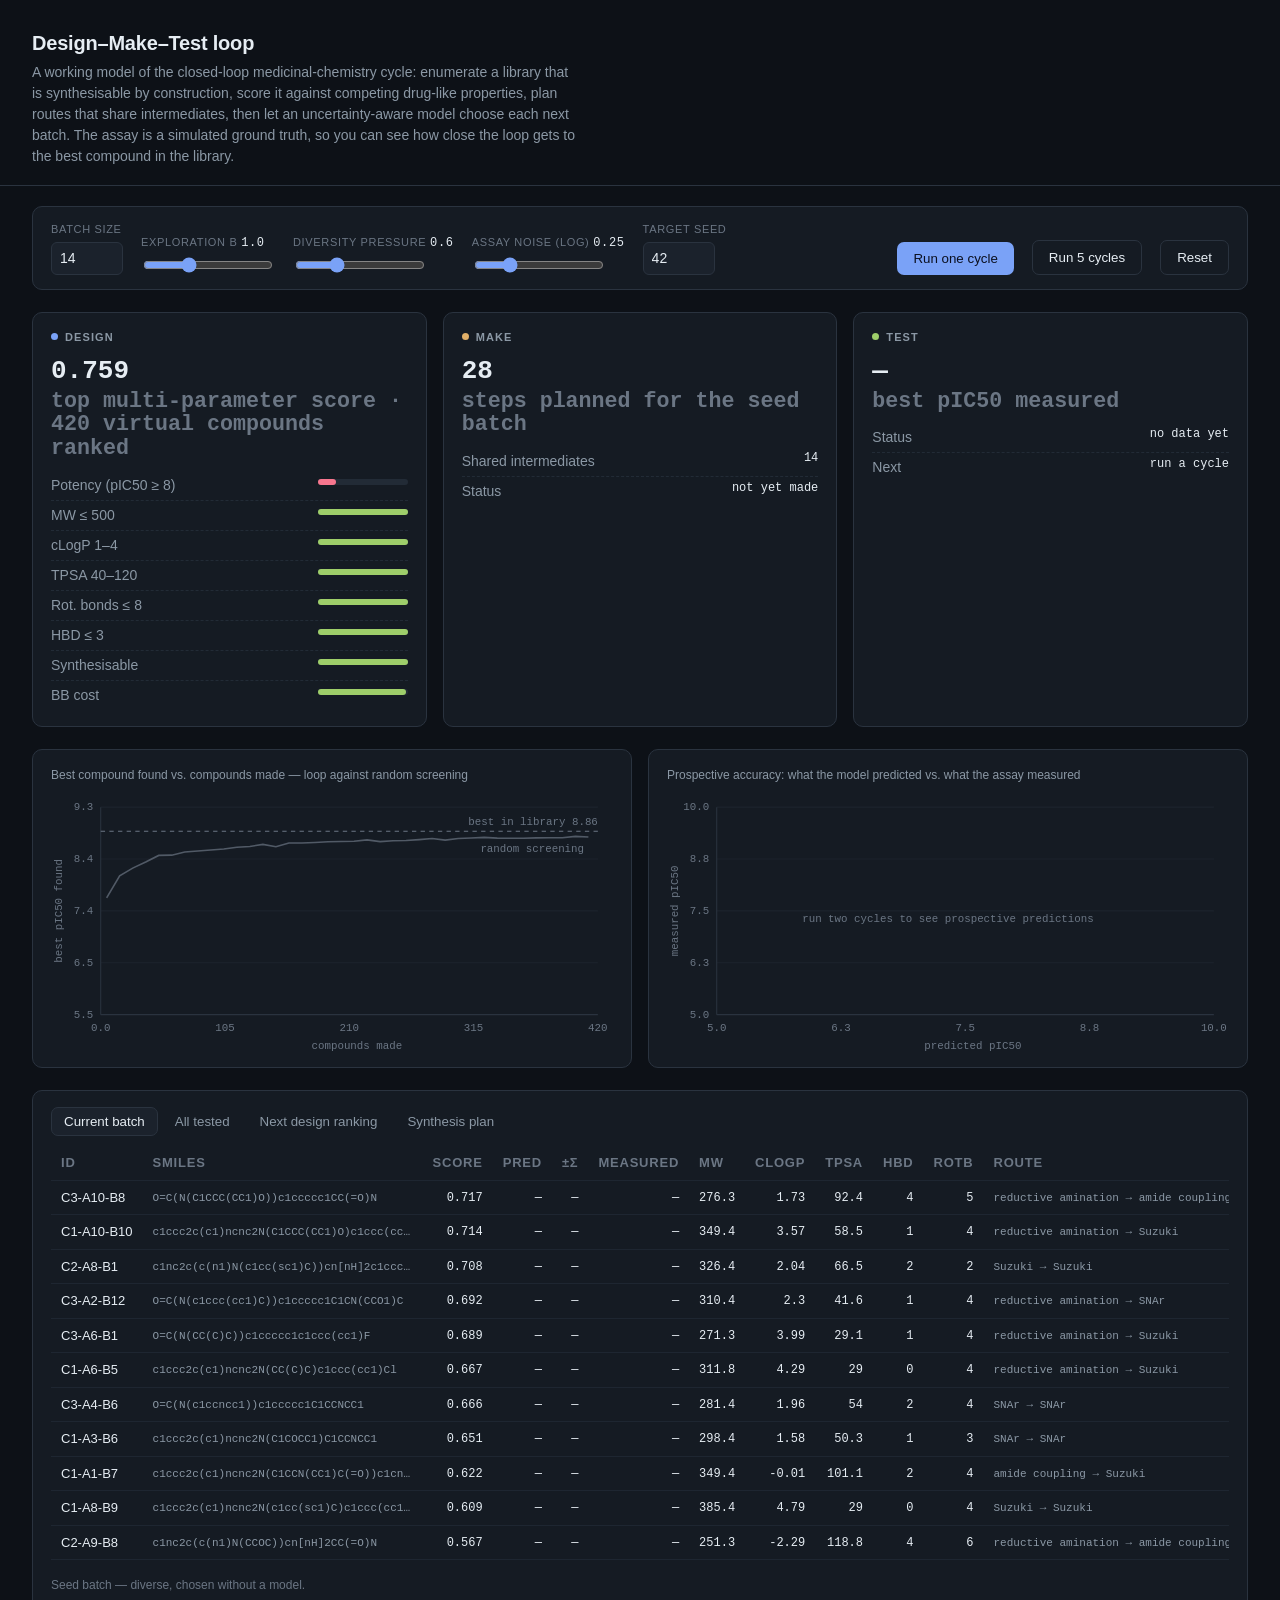
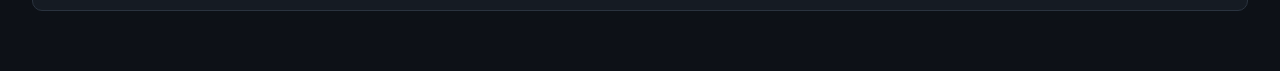
<file: prototype/index.html>
<!DOCTYPE html>
<html lang="en">
<head>
<meta charset="utf-8">
<meta name="viewport" content="width=device-width, initial-scale=1">
<title>Design–Make–Test loop</title>
<style>
  :root {
    --bg: #0d1117; --panel: #151b23; --panel2: #1b222c; --line: #2a333f;
    --ink: #e6edf3; --dim: #8b98a5; --faint: #6b7684;
    --design: #7aa2f7; --make: #e0af68; --test: #9ece6a; --hot: #f7768e;
    --mono: ui-monospace, SFMono-Regular, Menlo, monospace;
  }
  * { box-sizing: border-box; }
  body {
    margin: 0; background: var(--bg); color: var(--ink);
    font: 14px/1.5 -apple-system, BlinkMacSystemFont, "Segoe UI", sans-serif;
  }
  header { padding: 28px 32px 18px; border-bottom: 1px solid var(--line); }
  h1 { margin: 0 0 4px; font-size: 20px; font-weight: 600; letter-spacing: -0.2px; }
  header p { margin: 0; color: var(--dim); max-width: 70ch; }
  main { padding: 20px 32px 60px; max-width: 1400px; }

  .controls {
    display: flex; flex-wrap: wrap; gap: 18px; align-items: flex-end;
    background: var(--panel); border: 1px solid var(--line); border-radius: 10px;
    padding: 14px 18px; margin-bottom: 22px;
  }
  .ctl { display: flex; flex-direction: column; gap: 4px; }
  .ctl label { font-size: 11px; text-transform: uppercase; letter-spacing: .06em; color: var(--faint); }
  .ctl input[type=range] { width: 130px; accent-color: var(--design); }
  .ctl input[type=number] { width: 72px; }
  input[type=number] {
    background: var(--panel2); border: 1px solid var(--line); color: var(--ink);
    border-radius: 6px; padding: 5px 8px; font: inherit;
  }
  .val { font: 12px var(--mono); color: var(--ink); }
  .spacer { flex: 1; }
  button {
    background: var(--design); color: #0b1020; border: 0; border-radius: 7px;
    padding: 9px 16px; font: 600 13px inherit; cursor: pointer;
  }
  button.ghost { background: transparent; color: var(--ink); border: 1px solid var(--line); }
  button:disabled { opacity: .45; cursor: default; }

  .stages { display: grid; grid-template-columns: repeat(3, 1fr); gap: 16px; margin-bottom: 22px; }
  .card { background: var(--panel); border: 1px solid var(--line); border-radius: 10px; padding: 16px 18px; }
  .card h2 {
    margin: 0 0 12px; font-size: 11px; text-transform: uppercase; letter-spacing: .1em;
    display: flex; align-items: center; gap: 7px; color: var(--dim);
  }
  .dot { width: 7px; height: 7px; border-radius: 50%; }
  .d-design { background: var(--design); } .d-make { background: var(--make); } .d-test { background: var(--test); }
  .kv { display: flex; justify-content: space-between; gap: 12px; padding: 4px 0; border-bottom: 1px dashed #222b36; }
  .kv:last-child { border: 0; }
  .kv span:first-child { color: var(--dim); }
  .kv span:last-child { font: 12px var(--mono); }
  .big { font: 600 26px/1.1 var(--mono); margin: 2px 0 10px; }
  .big small { font: 400 12px/1 inherit; color: var(--faint); display: block; margin-top: 4px; letter-spacing: 0; }

  .charts { display: grid; grid-template-columns: 1fr 1fr; gap: 16px; margin-bottom: 22px; }
  .chart-title { font-size: 12px; color: var(--dim); margin-bottom: 8px; }
  svg { display: block; width: 100%; height: auto; overflow: visible; }
  .ax { stroke: var(--line); stroke-width: 1; }
  .axlbl { fill: var(--faint); font: 10px var(--mono); }

  table { width: 100%; border-collapse: collapse; font-size: 13px; }
  th, td { text-align: left; padding: 7px 10px; border-bottom: 1px solid #1e2631; white-space: nowrap; }
  th { font: 600 11px inherit; text-transform: uppercase; letter-spacing: .06em; color: var(--faint); }
  td.n { font: 12px var(--mono); text-align: right; }
  tr.hit td { color: var(--test); }
  .smiles { font: 11px var(--mono); color: var(--dim); max-width: 280px; overflow: hidden; text-overflow: ellipsis; }
  .pill {
    display: inline-block; font: 11px var(--mono); padding: 1px 7px; border-radius: 10px;
    background: #1f2733; color: var(--dim);
  }
  .bar { display: inline-block; vertical-align: middle; height: 6px; border-radius: 3px; background: #222b36; position: relative; width: 90px; }
  .bar i { position: absolute; inset: 0 auto 0 0; border-radius: 3px; background: var(--design); }
  .tabs { display: flex; gap: 4px; margin-bottom: 10px; }
  .tabs button { background: transparent; color: var(--dim); border: 1px solid transparent; font-weight: 500; padding: 6px 12px; }
  .tabs button[aria-selected=true] { background: var(--panel2); color: var(--ink); border-color: var(--line); }
  .scroll { max-height: 420px; overflow: auto; }
  .route { font: 11px var(--mono); color: var(--dim); }
  .note { color: var(--faint); font-size: 12px; margin-top: 10px; }
</style>
</head>
<body>
<header>
  <h1>Design–Make–Test loop</h1>
  <p>A working model of the closed-loop medicinal-chemistry cycle: enumerate a library that is
     synthesisable by construction, score it against competing drug-like properties, plan routes that
     share intermediates, then let an uncertainty-aware model choose each next batch. The assay is a
     simulated ground truth, so you can see how close the loop gets to the best compound in the library.</p>
</header>

<main>
  <div class="controls">
    <div class="ctl">
      <label for="batch">Batch size</label>
      <input type="number" id="batch" value="14" min="4" max="48" step="1">
    </div>
    <div class="ctl">
      <label for="beta">Exploration β <span class="val" id="betaV">1.0</span></label>
      <input type="range" id="beta" min="0" max="3" step="0.1" value="1">
    </div>
    <div class="ctl">
      <label for="div">Diversity pressure <span class="val" id="divV">0.6</span></label>
      <input type="range" id="div" min="0" max="2" step="0.1" value="0.6">
    </div>
    <div class="ctl">
      <label for="noise">Assay noise (log) <span class="val" id="noiseV">0.25</span></label>
      <input type="range" id="noise" min="0" max="1" step="0.05" value="0.25">
    </div>
    <div class="ctl">
      <label for="seed">Target seed</label>
      <input type="number" id="seed" value="42" min="1" max="999">
    </div>
    <div class="spacer"></div>
    <button id="run">Run one cycle</button>
    <button id="run5" class="ghost">Run 5 cycles</button>
    <button id="reset" class="ghost">Reset</button>
  </div>

  <div class="stages">
    <div class="card">
      <h2><i class="dot d-design"></i>Design</h2>
      <div class="big" id="dBig">—<small>top multi-parameter score</small></div>
      <div id="dObj"></div>
    </div>
    <div class="card">
      <h2><i class="dot d-make"></i>Make</h2>
      <div class="big" id="mBig">—<small>synthetic steps this batch</small></div>
      <div id="mBody"></div>
    </div>
    <div class="card">
      <h2><i class="dot d-test"></i>Test</h2>
      <div class="big" id="tBig">—<small>best pIC50 measured</small></div>
      <div id="tBody"></div>
    </div>
  </div>

  <div class="charts">
    <div class="card">
      <div class="chart-title">Best compound found vs. compounds made &mdash; loop against random screening</div>
      <svg id="progress" viewBox="0 0 520 240"></svg>
    </div>
    <div class="card">
      <div class="chart-title">Prospective accuracy: what the model predicted vs. what the assay measured</div>
      <svg id="parity" viewBox="0 0 520 240"></svg>
    </div>
  </div>

  <div class="card">
    <div class="tabs" id="tabs">
      <button data-tab="batch" aria-selected="true">Current batch</button>
      <button data-tab="tested" aria-selected="false">All tested</button>
      <button data-tab="next" aria-selected="false">Next design ranking</button>
      <button data-tab="routes" aria-selected="false">Synthesis plan</button>
    </div>
    <div class="scroll" id="tableWrap"></div>
    <div class="note" id="note"></div>
  </div>
</main>

<script type="module" src="./app.js"></script>
</body>
</html>
</file>
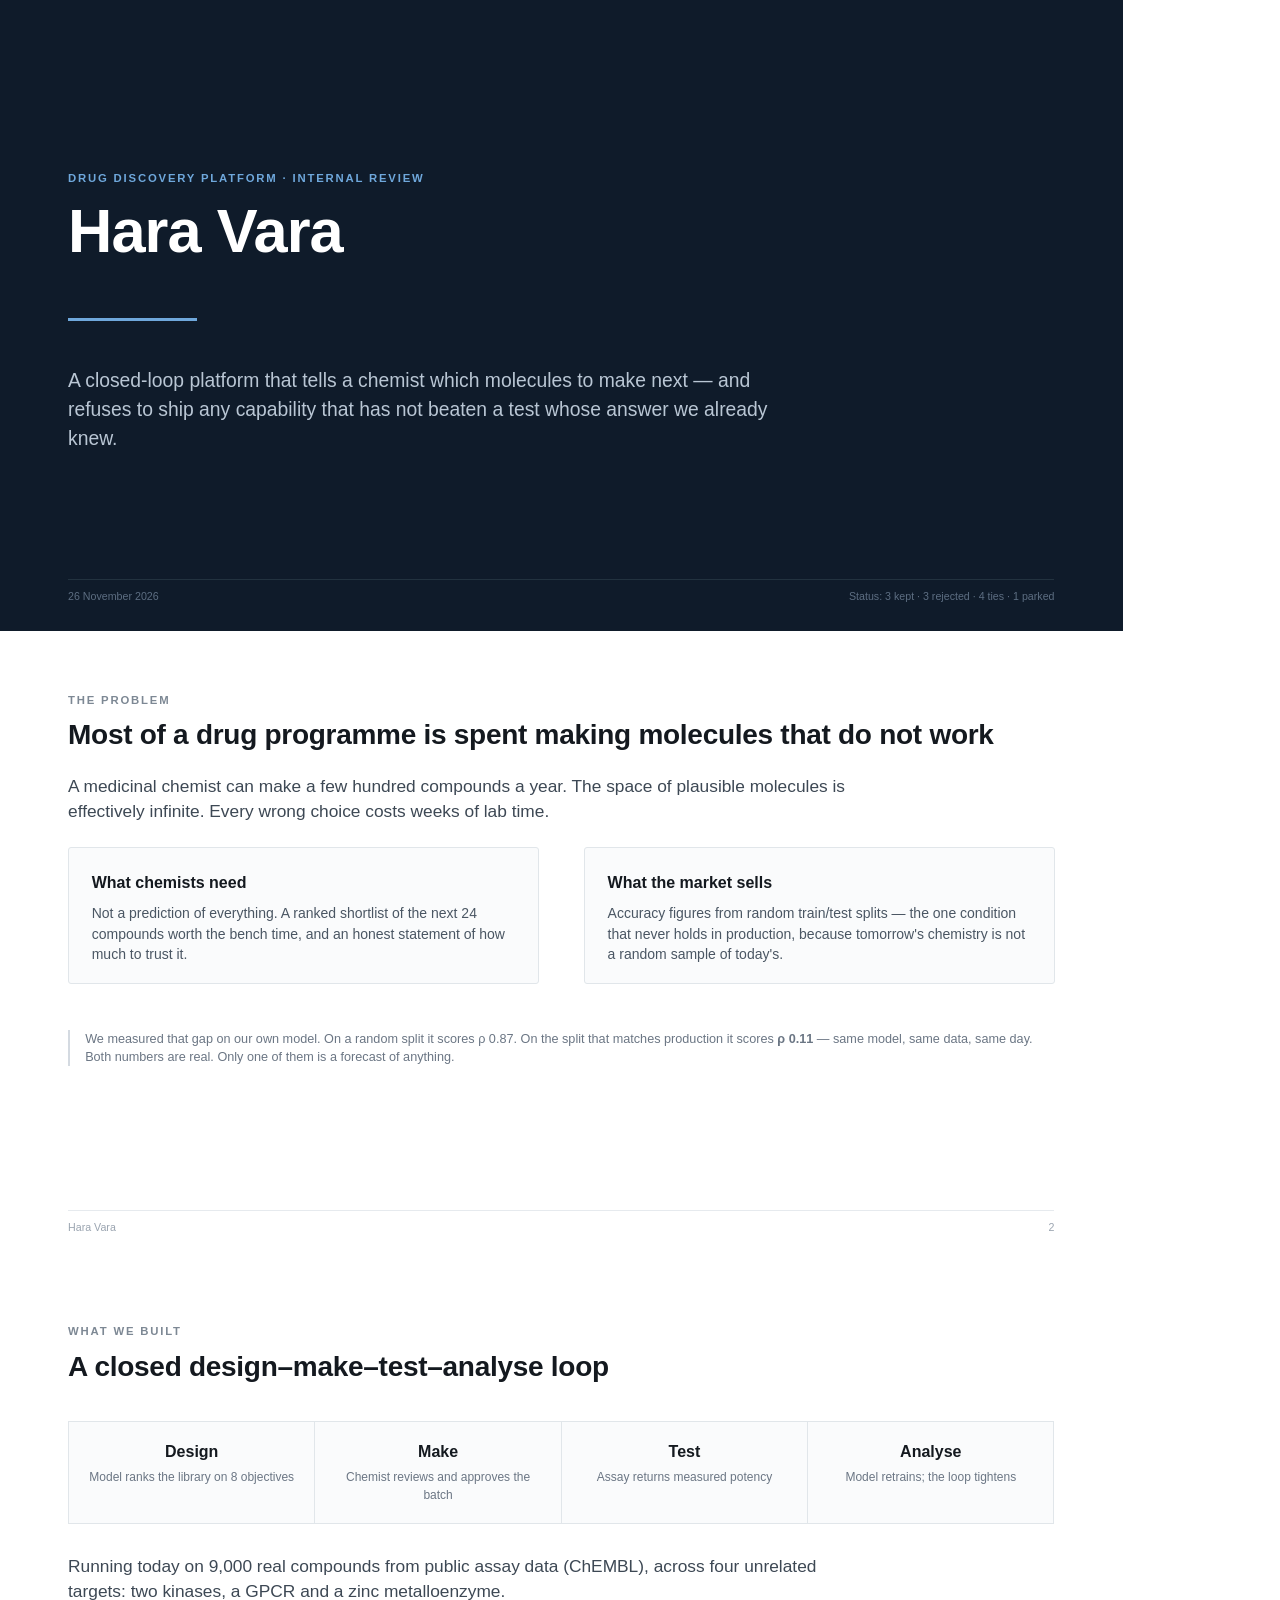
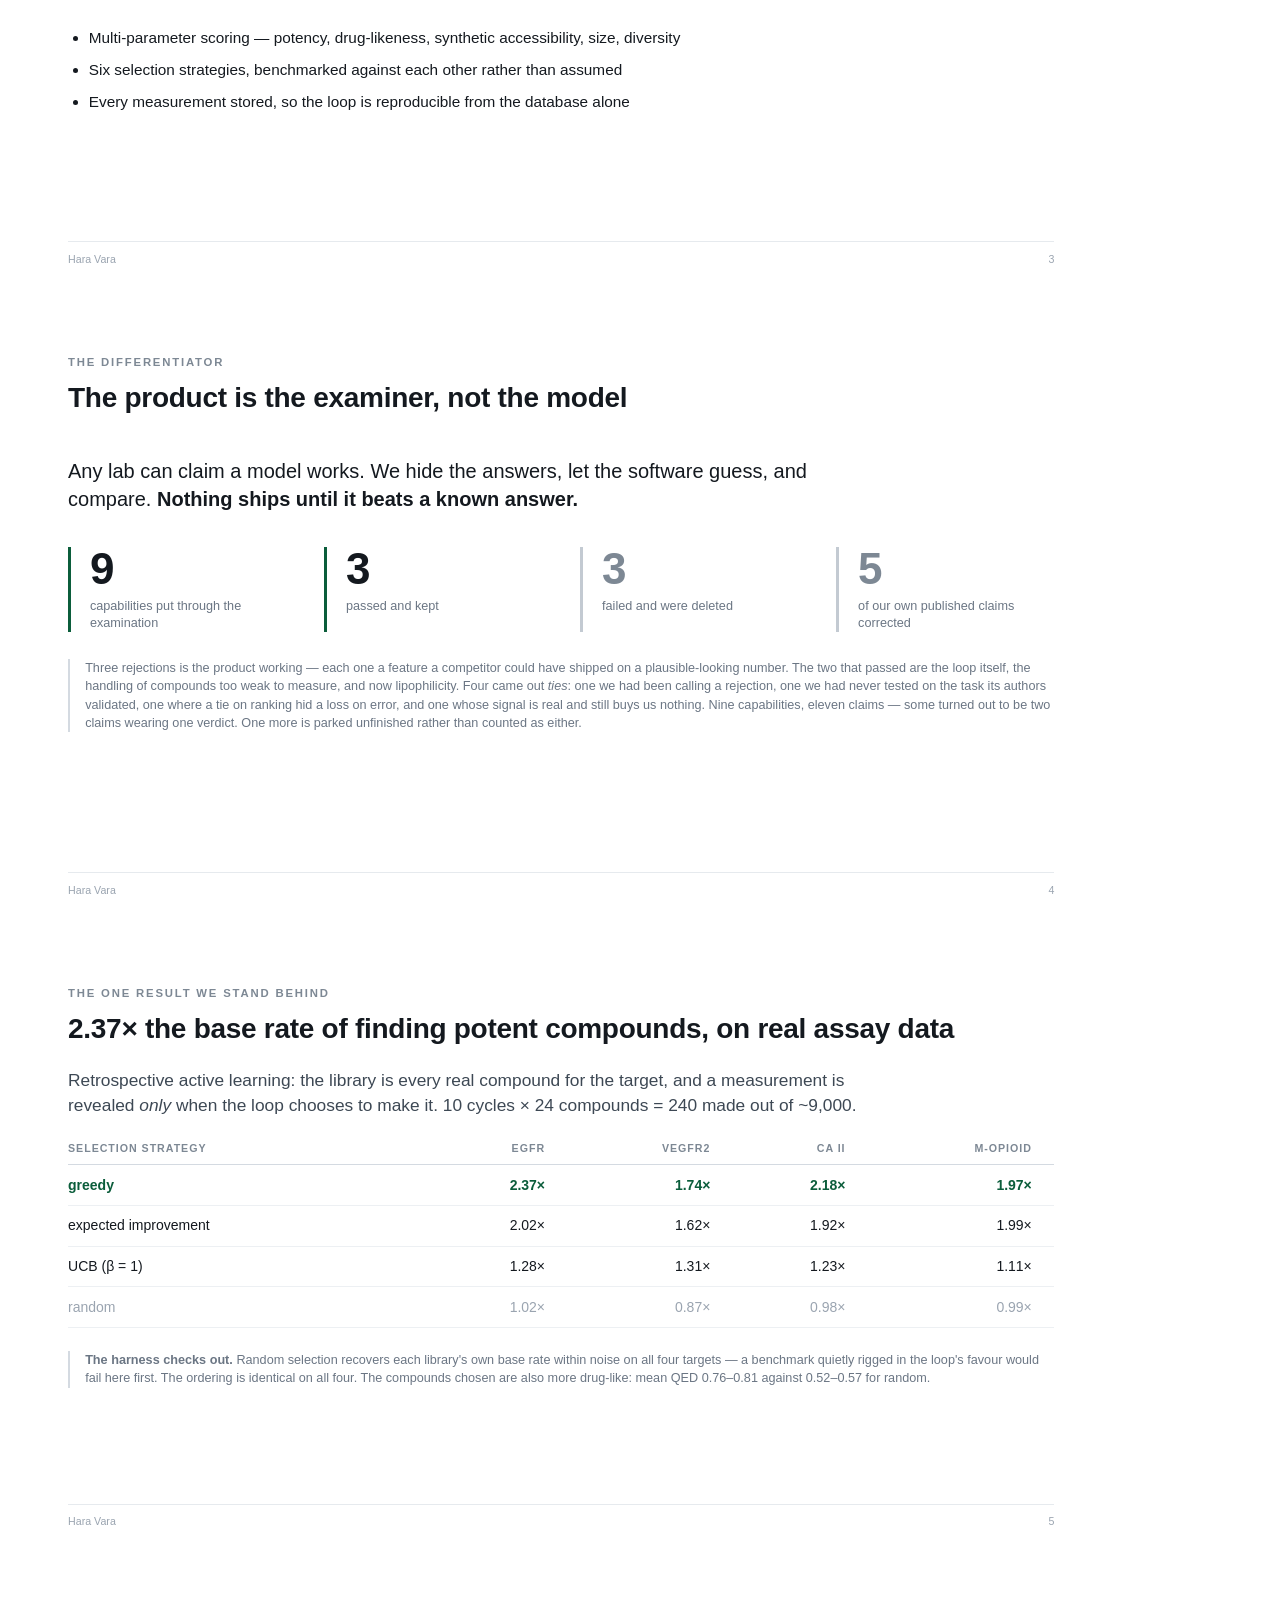
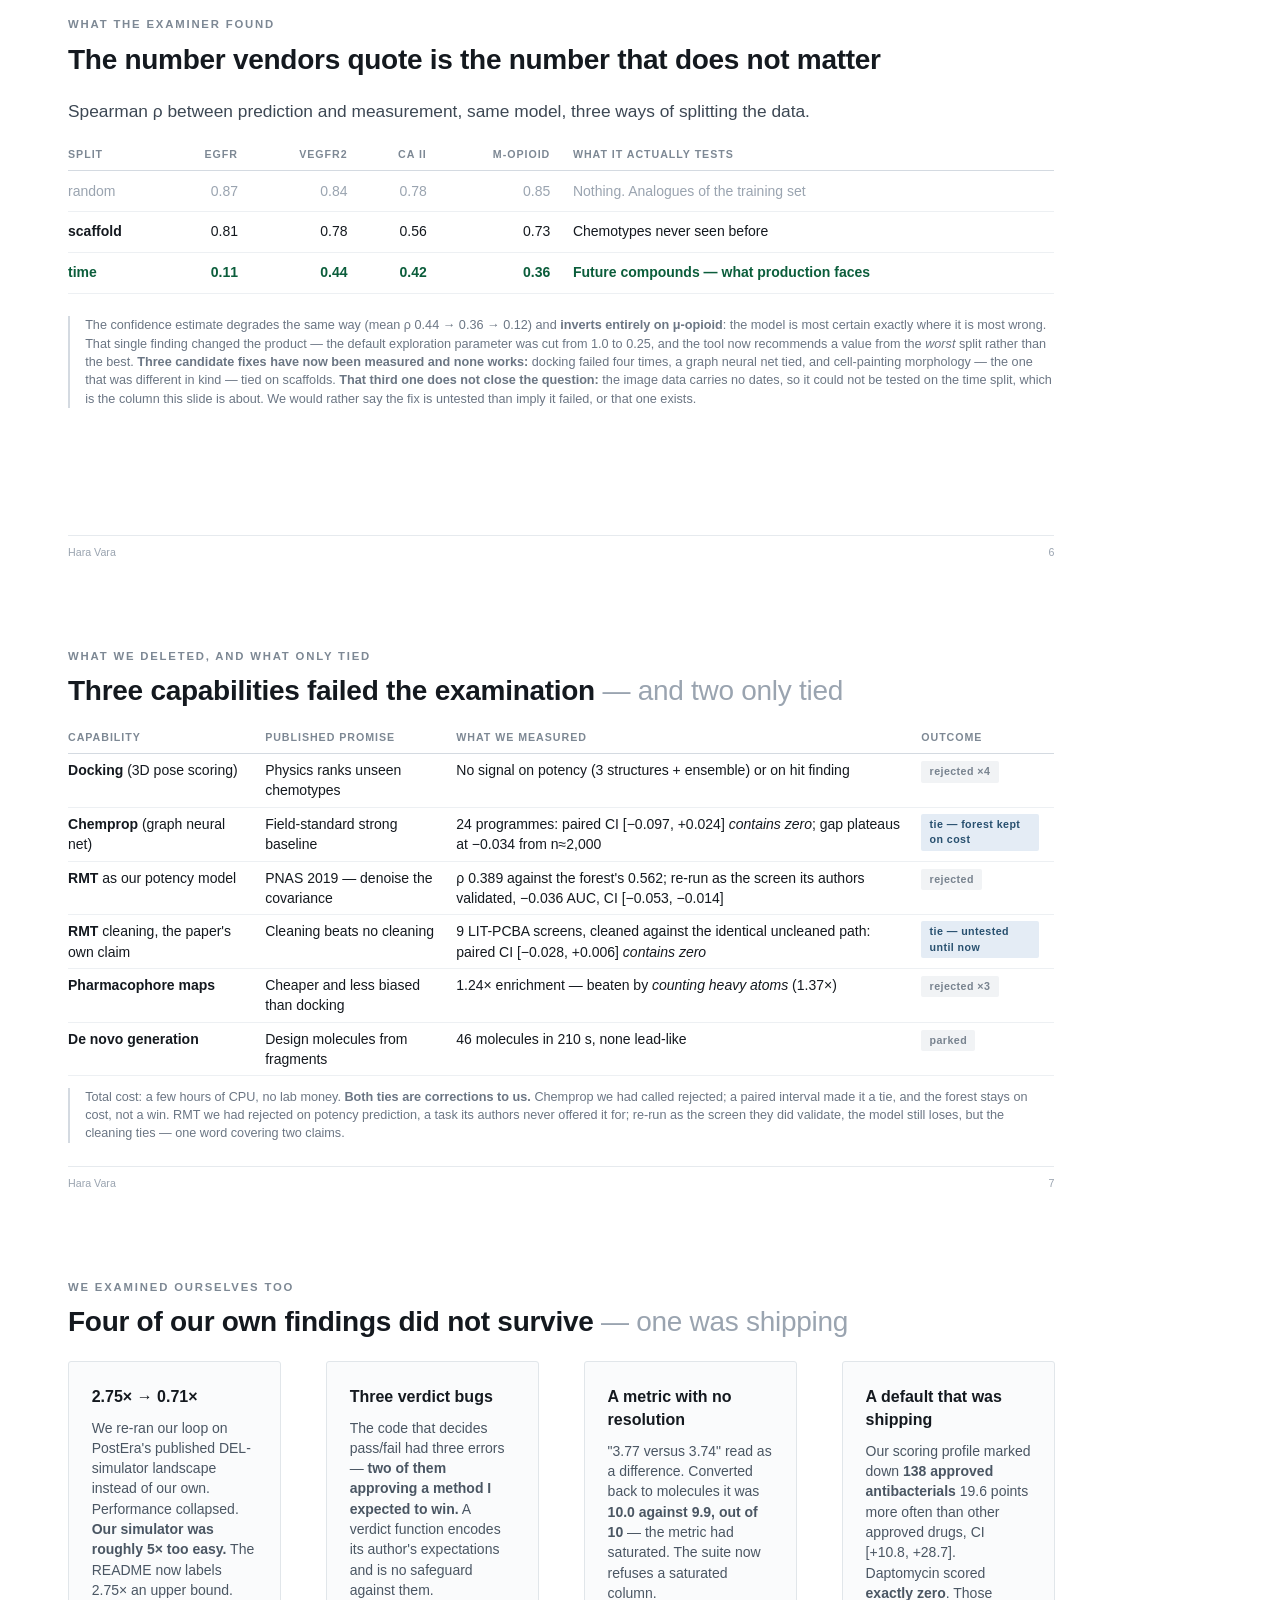
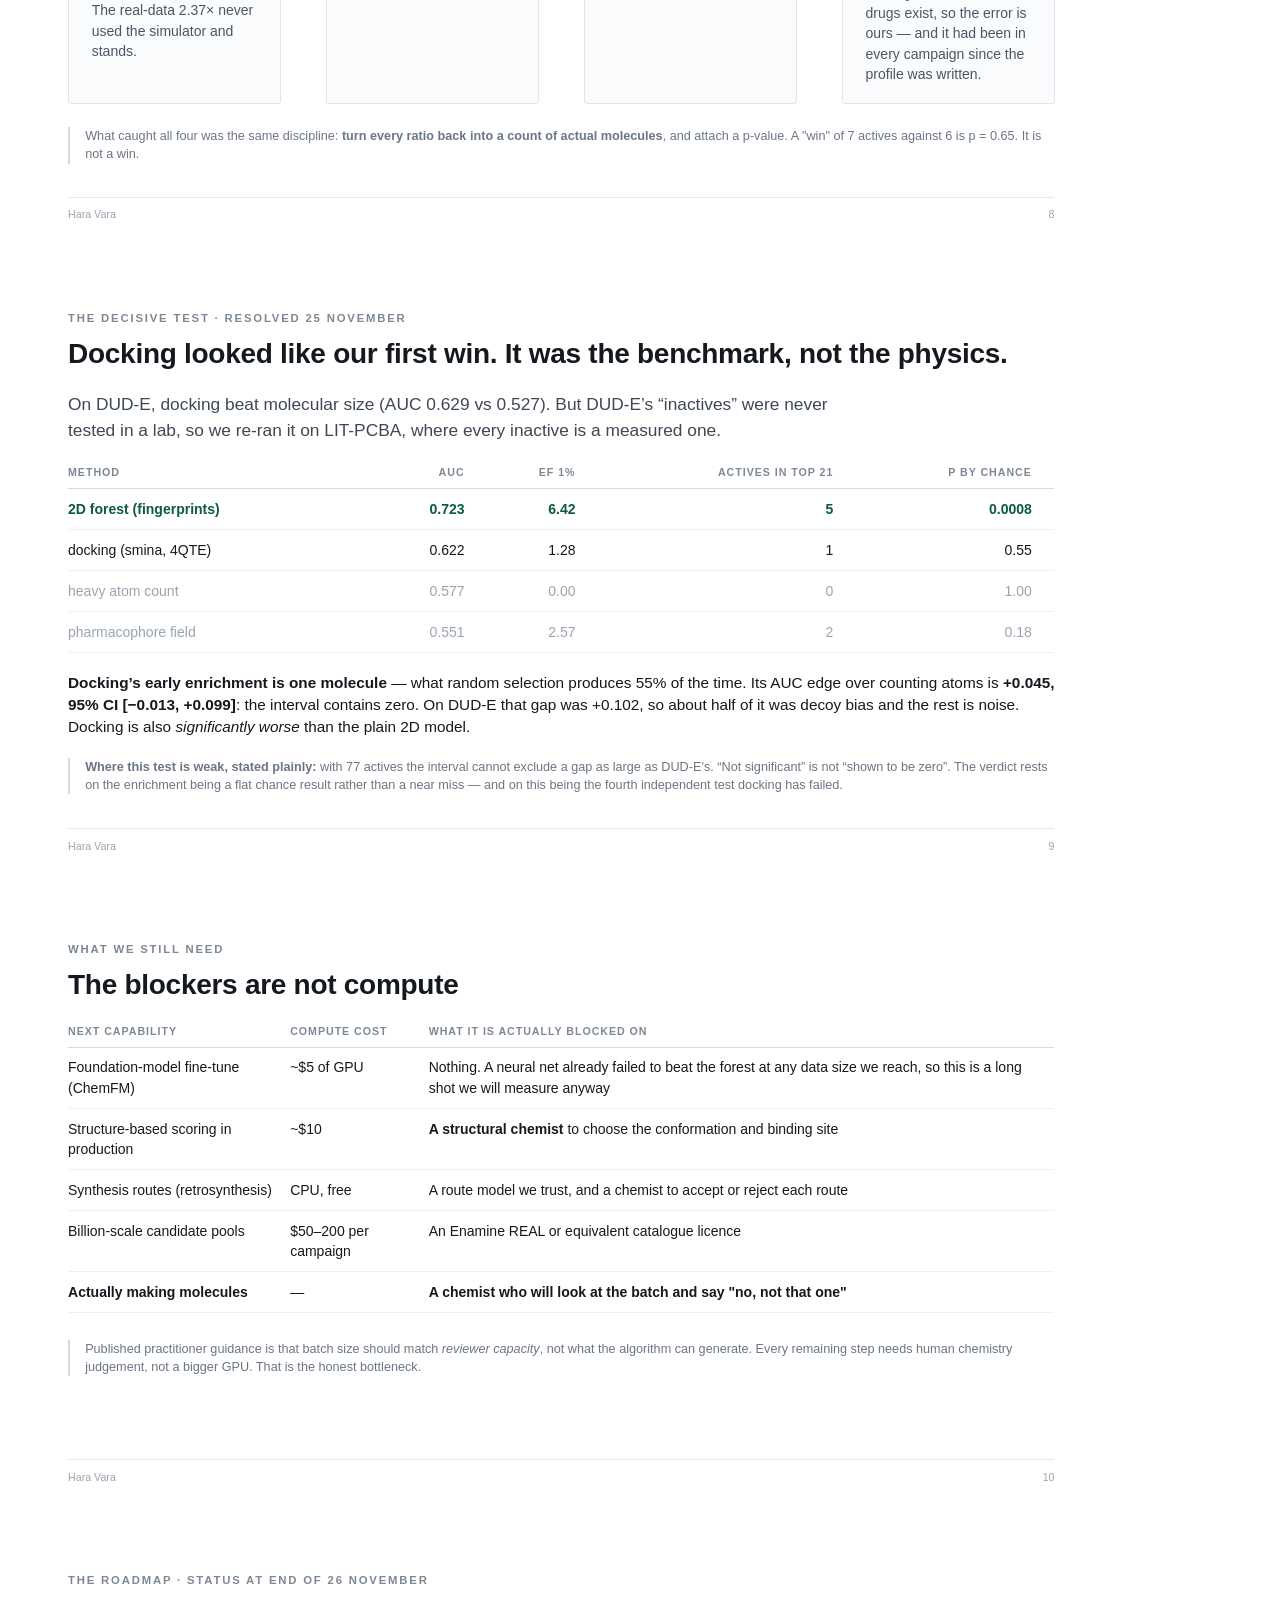
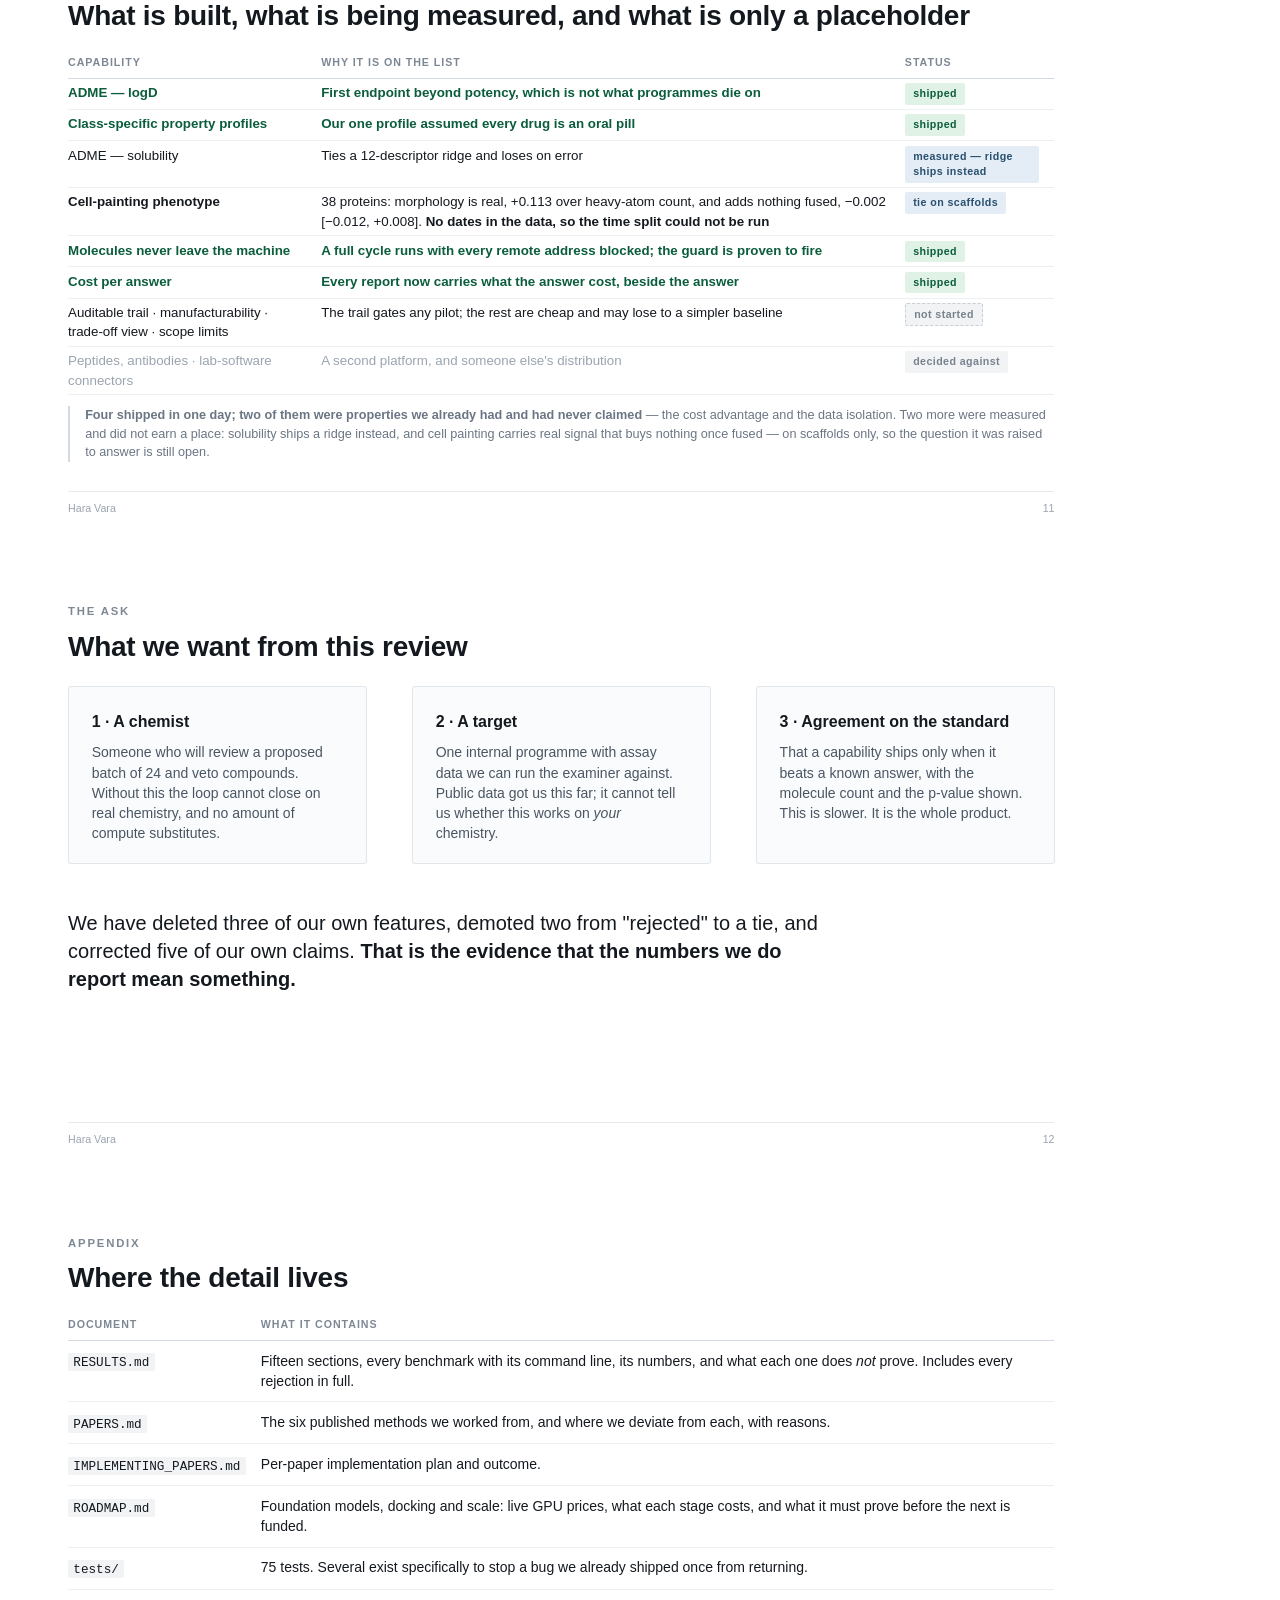
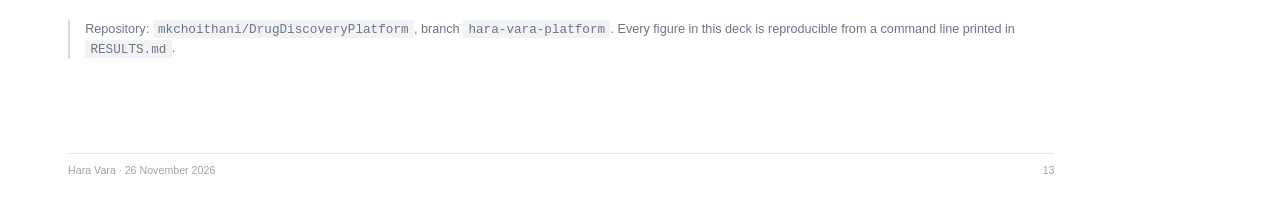
<file: deck/pitch.html>
<!DOCTYPE html>
<html lang="en"><head><meta charset="utf-8">
<title>Hara Vara — the examined platform</title>
<style>
  @page { size: 297mm 167mm; margin: 0; }
  * { box-sizing: border-box; -webkit-print-color-adjust: exact; print-color-adjust: exact; }
  html, body { margin:0; padding:0; background:#fff; }
  body { font-family: "Helvetica Neue", Helvetica, Arial, sans-serif;
         color:#14191f; font-size:11.5pt; line-height:1.45; }

  .slide { width:297mm; height:167mm; padding:16mm 18mm 13mm 18mm;
           page-break-after:always; position:relative; overflow:hidden;
           display:flex; flex-direction:column; }
  .slide:last-child { page-break-after:auto; }

  .kicker { font-size:8.5pt; letter-spacing:.16em; text-transform:uppercase;
            color:#7d8894; font-weight:700; margin:0 0 3mm 0; }
  h1 { font-size:30pt; line-height:1.1; margin:0 0 5mm 0; font-weight:700; letter-spacing:-.015em; }
  h2 { font-size:21pt; line-height:1.15; margin:0 0 6mm 0; font-weight:700; letter-spacing:-.01em; }
  h2 .q { color:#9aa4b0; font-weight:400; }
  .lede { font-size:13pt; color:#3d4854; max-width:210mm; margin:0 0 6mm 0; }
  .body { flex:1; min-height:0; }
  .foot { position:absolute; left:18mm; right:18mm; bottom:7mm;
          display:flex; justify-content:space-between;
          font-size:8pt; color:#9aa4b0; border-top:1px solid #e6eaee; padding-top:2.5mm; }

  /* cover */
  .cover { background:#0f1b2a; color:#fff; justify-content:center; }
  .cover h1 { font-size:46pt; margin-bottom:6mm; }
  .cover .kicker { color:#6fa8dc; }
  .cover .sub { font-size:14.5pt; color:#b9c6d4; max-width:190mm; line-height:1.5; }
  .cover .rule { width:34mm; height:3px; background:#6fa8dc; margin:8mm 0 7mm 0; }
  .cover .foot { color:#5d6e82; border-top-color:#22323f; }

  table { width:100%; border-collapse:collapse; font-size:10.5pt; }
  th { text-align:left; font-size:8pt; letter-spacing:.09em; text-transform:uppercase;
       color:#7d8894; font-weight:700; padding:0 4mm 2mm 0; border-bottom:1.5px solid #d4dae1; }
  td { padding:2.6mm 4mm 2.6mm 0; border-bottom:1px solid #edf0f3; vertical-align:top; }
  td.num, th.num { text-align:right; font-variant-numeric:tabular-nums; padding-right:6mm; }
  table.dense td { padding-top:1.6mm; padding-bottom:1.6mm; }
  table.tight td { padding-top:1.15mm; padding-bottom:1.15mm; font-size:10pt; }
  tr.hero td { font-weight:700; color:#0b5d3b; }
  tr.dead td { color:#9aa4b0; }
  .tag { display:inline-block; font-size:8pt; font-weight:700; padding:.8mm 2.2mm;
         border-radius:2px; letter-spacing:.04em; }
  .pass { background:#dff2e5; color:#0b5d3b; }
  .fail { background:#f1f3f5; color:#78838f; }
  .run  { background:#fff1d6; color:#8a5a00; }
  .tie  { background:#e4ecf5; color:#28506f; }
  .eval { background:#ede4f5; color:#4a2a6f; }
  .todo { background:#f1f3f5; color:#78838f; border:1px dashed #c7cfd6; }

  .cols { display:flex; gap:12mm; }
  .cols > div { flex:1; }
  .card { border:1px solid #e1e6ea; border-radius:3px; padding:6mm 6mm 5mm 6mm; background:#fafbfc; }
  .card h3 { margin:0 0 2.5mm 0; font-size:12pt; }
  .card p { margin:0; color:#4a5663; font-size:10.5pt; }

  .big { display:flex; gap:10mm; margin:2mm 0 7mm 0; }
  .big > div { flex:1; border-left:3px solid #0b5d3b; padding-left:5mm; }
  .big .n { font-size:33pt; font-weight:700; line-height:1; letter-spacing:-.02em; }
  .big .l { font-size:9.5pt; color:#6b7684; margin-top:2mm; line-height:1.35; }
  .big > div.grey { border-left-color:#c3cad2; }
  .big > div.grey .n { color:#7d8894; }

  ul { margin:0 0 4mm 0; padding-left:5.5mm; }
  li { margin-bottom:2.6mm; }
  .note { font-size:9.5pt; color:#6b7684; border-left:2px solid #d4dae1;
          padding-left:4mm; margin-top:auto; }
  .quote { font-size:15pt; line-height:1.4; color:#14191f; max-width:200mm; }
  code { font-family:"SF Mono",Menlo,monospace; font-size:9.5pt; background:#f1f3f5;
         padding:.4mm 1.4mm; border-radius:2px; }
  .step { display:flex; gap:0; margin:4mm 0 8mm 0; }
  .step > div { flex:1; padding:5mm 4mm; border:1px solid #e1e6ea; border-right:none;
                text-align:center; background:#fafbfc; }
  .step > div:last-child { border-right:1px solid #e1e6ea; }
  .step .t { font-weight:700; font-size:12pt; }
  .step .d { font-size:9pt; color:#6b7684; margin-top:1.5mm; }
</style></head><body>

<!-- 1 COVER -->
<section class="slide cover">
  <p class="kicker">Drug discovery platform · internal review</p>
  <h1>Hara Vara</h1>
  <div class="rule"></div>
  <p class="sub">A closed-loop platform that tells a chemist which molecules to make next —
  and refuses to ship any capability that has not beaten a test whose answer we already knew.</p>
  <div class="foot"><span>26 November 2026</span><span>Status: 3 kept · 3 rejected · 4 ties · 1 parked</span></div>
</section>

<!-- 2 PROBLEM -->
<section class="slide">
  <p class="kicker">The problem</p>
  <h2>Most of a drug programme is spent making molecules that do not work</h2>
  <div class="body">
    <p class="lede">A medicinal chemist can make a few hundred compounds a year. The space of
    plausible molecules is effectively infinite. Every wrong choice costs weeks of lab time.</p>
    <div class="cols">
      <div class="card"><h3>What chemists need</h3>
        <p>Not a prediction of everything. A ranked shortlist of the next 24 compounds worth
        the bench time, and an honest statement of how much to trust it.</p></div>
      <div class="card"><h3>What the market sells</h3>
        <p>Accuracy figures from random train/test splits — the one condition that never holds
        in production, because tomorrow's chemistry is not a random sample of today's.</p></div>
    </div>
    <div class="note" style="margin-top:12mm">We measured that gap on our own model. On a random
    split it scores &rho;&nbsp;0.87. On the split that matches production it scores
    <strong>&rho;&nbsp;0.11</strong> &mdash; same model, same data, same day. Both numbers are
    real. Only one of them is a forecast of anything.</div>
  </div>
  <div class="foot"><span>Hara Vara</span><span>2</span></div>
</section>

<!-- 3 THE LOOP -->
<section class="slide">
  <p class="kicker">What we built</p>
  <h2>A closed design–make–test–analyse loop</h2>
  <div class="body">
    <div class="step">
      <div><div class="t">Design</div><div class="d">Model ranks the library on 8 objectives</div></div>
      <div><div class="t">Make</div><div class="d">Chemist reviews and approves the batch</div></div>
      <div><div class="t">Test</div><div class="d">Assay returns measured potency</div></div>
      <div><div class="t">Analyse</div><div class="d">Model retrains; the loop tightens</div></div>
    </div>
    <p class="lede">Running today on 9,000 real compounds from public assay data (ChEMBL),
    across four unrelated targets: two kinases, a GPCR and a zinc metalloenzyme.</p>
    <ul>
      <li>Multi-parameter scoring — potency, drug-likeness, synthetic accessibility, size, diversity</li>
      <li>Six selection strategies, benchmarked against each other rather than assumed</li>
      <li>Every measurement stored, so the loop is reproducible from the database alone</li>
    </ul>
  </div>
  <div class="foot"><span>Hara Vara</span><span>3</span></div>
</section>

<!-- 4 DIFFERENTIATOR -->
<section class="slide">
  <p class="kicker">The differentiator</p>
  <h2>The product is the examiner, not the model</h2>
  <div class="body">
    <p class="quote">Any lab can claim a model works. We hide the answers, let the software
    guess, and compare. <strong>Nothing ships until it beats a known answer.</strong></p>
    <div class="big" style="margin-top:9mm">
      <div><div class="n">9</div><div class="l">capabilities put through the examination</div></div>
      <div><div class="n">3</div><div class="l">passed and kept</div></div>
      <div class="grey"><div class="n">3</div><div class="l">failed and were deleted</div></div>
      <div class="grey"><div class="n">5</div><div class="l">of our own published claims corrected</div></div>
    </div>
    <div class="note">Three rejections is the product working &mdash; each one a feature a
    competitor could have shipped on a plausible-looking number. The two that passed are the
    loop itself, the handling of compounds too weak to measure, and now lipophilicity. Four
    came out <em>ties</em>: one we had been calling a rejection, one we had never tested on the
    task its authors validated, one where a tie on ranking hid a loss on error, and one whose
    signal is real and still buys us nothing. Nine capabilities, eleven claims &mdash; some
    turned out to be two claims wearing one verdict. One more is parked unfinished rather than
    counted as either.</div>
  </div>
  <div class="foot"><span>Hara Vara</span><span>4</span></div>
</section>

<!-- 5 HEADLINE RESULT -->
<section class="slide">
  <p class="kicker">The one result we stand behind</p>
  <h2>2.37× the base rate of finding potent compounds, on real assay data</h2>
  <div class="body">
    <p class="lede">Retrospective active learning: the library is every real compound for the
    target, and a measurement is revealed <em>only</em> when the loop chooses to make it.
    10 cycles × 24 compounds = 240 made out of ~9,000.</p>
    <table>
      <tr><th>Selection strategy</th><th class="num">EGFR</th><th class="num">VEGFR2</th>
          <th class="num">CA II</th><th class="num">μ-opioid</th></tr>
      <tr class="hero"><td>greedy</td><td class="num">2.37×</td><td class="num">1.74×</td>
          <td class="num">2.18×</td><td class="num">1.97×</td></tr>
      <tr><td>expected improvement</td><td class="num">2.02×</td><td class="num">1.62×</td>
          <td class="num">1.92×</td><td class="num">1.99×</td></tr>
      <tr><td>UCB (β = 1)</td><td class="num">1.28×</td><td class="num">1.31×</td>
          <td class="num">1.23×</td><td class="num">1.11×</td></tr>
      <tr class="dead"><td>random</td><td class="num">1.02×</td><td class="num">0.87×</td>
          <td class="num">0.98×</td><td class="num">0.99×</td></tr>
    </table>
    <div class="note" style="margin-top:6mm"><strong>The harness checks out.</strong> Random
    selection recovers each library's own base rate within noise on all four targets — a
    benchmark quietly rigged in the loop's favour would fail here first. The ordering is
    identical on all four. The compounds chosen are also more drug-like: mean QED 0.76–0.81
    against 0.52–0.57 for random.</div>
  </div>
  <div class="foot"><span>Hara Vara</span><span>5</span></div>
</section>

<!-- 6 THE HONEST SPLIT -->
<section class="slide">
  <p class="kicker">What the examiner found</p>
  <h2>The number vendors quote is the number that does not matter</h2>
  <div class="body">
    <p class="lede">Spearman ρ between prediction and measurement, same model, three ways of
    splitting the data.</p>
    <table>
      <tr><th>Split</th><th class="num">EGFR</th><th class="num">VEGFR2</th><th class="num">CA II</th>
          <th class="num">μ-opioid</th><th>What it actually tests</th></tr>
      <tr class="dead"><td>random</td><td class="num">0.87</td><td class="num">0.84</td>
          <td class="num">0.78</td><td class="num">0.85</td><td>Nothing. Analogues of the training set</td></tr>
      <tr><td><strong>scaffold</strong></td><td class="num">0.81</td><td class="num">0.78</td>
          <td class="num">0.56</td><td class="num">0.73</td><td>Chemotypes never seen before</td></tr>
      <tr class="hero"><td>time</td><td class="num">0.11</td><td class="num">0.44</td>
          <td class="num">0.42</td><td class="num">0.36</td><td>Future compounds — what production faces</td></tr>
    </table>
    <div class="note" style="margin-top:6mm">The confidence estimate degrades the same way
    (mean ρ 0.44 → 0.36 → 0.12) and <strong>inverts entirely on μ-opioid</strong>: the model is
    most certain exactly where it is most wrong. That single finding changed the product — the
    default exploration parameter was cut from 1.0 to 0.25, and the tool now recommends a value
    from the <em>worst</em> split rather than the best. <strong>Three candidate fixes have now
    been measured and none works:</strong> docking failed four times, a graph neural net tied,
    and cell-painting morphology — the one that was different in kind — tied on scaffolds.
    <strong>That third one does not close the question:</strong> the image data carries no dates,
    so it could not be tested on the time split, which is the column this slide is about. We
    would rather say the fix is untested than imply it failed, or that one exists.</div>
  </div>
  <div class="foot"><span>Hara Vara</span><span>6</span></div>
</section>

<!-- 7 REJECTED -->
<section class="slide">
  <p class="kicker">What we deleted, and what only tied</p>
  <h2>Three capabilities failed the examination <span class="q">— and two only tied</span></h2>
  <div class="body">
    <table class="dense">
      <tr><th>Capability</th><th>Published promise</th><th>What we measured</th><th>Outcome</th></tr>
      <tr><td><strong>Docking</strong> (3D pose scoring)</td><td>Physics ranks unseen chemotypes</td>
          <td>No signal on potency (3 structures + ensemble) or on hit finding</td><td><span class="tag fail">rejected ×4</span></td></tr>
      <tr><td><strong>Chemprop</strong> (graph neural net)</td><td>Field-standard strong baseline</td>
          <td>24 programmes: paired CI [−0.097, +0.024] <em>contains zero</em>; gap plateaus
          at −0.034 from n≈2,000</td><td><span class="tag tie">tie — forest kept on cost</span></td></tr>
      <tr><td><strong>RMT</strong> as our potency model</td><td>PNAS 2019 — denoise the covariance</td>
          <td>ρ 0.389 against the forest's 0.562; re-run as the screen its authors validated,
          −0.036 AUC, CI [−0.053, −0.014]</td><td><span class="tag fail">rejected</span></td></tr>
      <tr><td><strong>RMT</strong> cleaning, the paper's own claim</td><td>Cleaning beats no cleaning</td>
          <td>9 LIT-PCBA screens, cleaned against the identical uncleaned path: paired CI
          [−0.028, +0.006] <em>contains zero</em></td><td><span class="tag tie">tie — untested until now</span></td></tr>
      <tr><td><strong>Pharmacophore maps</strong></td><td>Cheaper and less biased than docking</td>
          <td>1.24× enrichment — beaten by <em>counting heavy atoms</em> (1.37×)</td>
          <td><span class="tag fail">rejected ×3</span></td></tr>
      <tr><td><strong>De novo generation</strong></td><td>Design molecules from fragments</td>
          <td>46 molecules in 210 s, none lead-like</td><td><span class="tag fail">parked</span></td></tr>
    </table>
    <div class="note" style="margin-top:3mm">Total cost: a few hours of CPU, no lab money.
    <strong>Both ties are corrections to us.</strong> Chemprop we had called rejected; a paired
    interval made it a tie, and the forest stays on cost, not a win. RMT we had rejected on
    potency prediction, a task its authors never offered it for; re-run as the screen they did
    validate, the model still loses, but the cleaning ties &mdash; one word covering two
    claims.</div>
  </div>
  <div class="foot"><span>Hara Vara</span><span>7</span></div>
</section>

<!-- 8 WE AUDITED OURSELVES -->
<section class="slide">
  <p class="kicker">We examined ourselves too</p>
  <h2>Four of our own findings did not survive <span class="q">— one was shipping</span></h2>
  <div class="body">
    <div class="cols">
      <div class="card"><h3>2.75× → 0.71×</h3>
        <p>We re-ran our loop on PostEra's published DEL-simulator landscape instead of our own.
        Performance collapsed. <strong>Our simulator was roughly 5× too easy.</strong> The README
        now labels 2.75× an upper bound. The real-data 2.37× never used the simulator and stands.</p></div>
      <div class="card"><h3>Three verdict bugs</h3>
        <p>The code that decides pass/fail had three errors — <strong>two of them approving a
        method I expected to win.</strong> A verdict function encodes its author's expectations
        and is no safeguard against them.</p></div>
      <div class="card"><h3>A metric with no resolution</h3>
        <p>"3.77 versus 3.74" read as a difference. Converted back to molecules it was
        <strong>10.0 against 9.9, out of 10</strong> — the metric had saturated. The suite now
        refuses a saturated column.</p></div>
      <div class="card"><h3>A default that was shipping</h3>
        <p>Our scoring profile marked down <strong>138 approved antibacterials</strong> 19.6
        points more often than other approved drugs, CI [+10.8, +28.7]. Daptomycin scored
        <strong>exactly zero</strong>. Those drugs exist, so the error is ours — and it had
        been in every campaign since the profile was written.</p></div>
    </div>
    <div class="note" style="margin-top:6mm">What caught all four was the same discipline:
    <strong>turn every ratio back into a count of actual molecules</strong>, and attach a
    p-value. A "win" of 7 actives against 6 is p = 0.65. It is not a win.</div>
  </div>
  <div class="foot"><span>Hara Vara</span><span>8</span></div>
</section>

<!-- 9 THE DECISIVE TEST -->
<section class="slide">
  <p class="kicker">The decisive test &middot; resolved 25 November</p>
  <h2>Docking looked like our first win. It was the benchmark, not the physics.</h2>
  <div class="body">
    <p class="lede">On DUD-E, docking beat molecular size (AUC 0.629 vs 0.527). But
    DUD-E&rsquo;s &ldquo;inactives&rdquo; were never tested in a lab, so we re-ran it on
    LIT-PCBA, where every inactive is a measured one.</p>
    <table>
      <tr><th>Method</th><th class="num">AUC</th><th class="num">EF 1%</th>
          <th class="num">Actives in top 21</th><th class="num">P by chance</th></tr>
      <tr class="hero"><td>2D forest (fingerprints)</td><td class="num">0.723</td>
          <td class="num">6.42</td><td class="num">5</td><td class="num">0.0008</td></tr>
      <tr><td>docking (smina, 4QTE)</td><td class="num">0.622</td><td class="num">1.28</td>
          <td class="num">1</td><td class="num">0.55</td></tr>
      <tr class="dead"><td>heavy atom count</td><td class="num">0.577</td><td class="num">0.00</td>
          <td class="num">0</td><td class="num">1.00</td></tr>
      <tr class="dead"><td>pharmacophore field</td><td class="num">0.551</td><td class="num">2.57</td>
          <td class="num">2</td><td class="num">0.18</td></tr>
    </table>
    <p style="margin-top:5mm"><strong>Docking&rsquo;s early enrichment is one molecule</strong>
    &mdash; what random selection produces 55% of the time. Its AUC edge over counting atoms is
    <strong>+0.045, 95% CI [&minus;0.013, +0.099]</strong>: the interval contains zero. On DUD-E
    that gap was +0.102, so about half of it was decoy bias and the rest is noise. Docking is
    also <em>significantly worse</em> than the plain 2D model.</p>
    <div class="note" style="margin-top:5mm"><strong>Where this test is weak, stated
    plainly:</strong> with 77 actives the interval cannot exclude a gap as large as
    DUD-E&rsquo;s. &ldquo;Not significant&rdquo; is not &ldquo;shown to be zero&rdquo;. The
    verdict rests on the enrichment being a flat chance result rather than a near miss &mdash;
    and on this being the fourth independent test docking has failed.</div>
  </div>
  <div class="foot"><span>Hara Vara</span><span>9</span></div>
</section>

<!-- 10 WHAT IT TAKES -->
<section class="slide">
  <p class="kicker">What we still need</p>
  <h2>The blockers are not compute</h2>
  <div class="body">
    <table>
      <tr><th>Next capability</th><th>Compute cost</th><th>What it is actually blocked on</th></tr>
      <tr><td>Foundation-model fine-tune (ChemFM)</td><td>~$5 of GPU</td>
          <td>Nothing. A neural net already failed to beat the forest at any data size we reach, so this is a long shot we will measure anyway</td></tr>
      <tr><td>Structure-based scoring in production</td><td>~$10</td>
          <td><strong>A structural chemist</strong> to choose the conformation and binding site</td></tr>
      <tr><td>Synthesis routes (retrosynthesis)</td><td>CPU, free</td>
          <td>A route model we trust, and a chemist to accept or reject each route</td></tr>
      <tr><td>Billion-scale candidate pools</td><td>$50–200 per campaign</td>
          <td>An Enamine REAL or equivalent catalogue licence</td></tr>
      <tr><td><strong>Actually making molecules</strong></td><td>—</td>
          <td><strong>A chemist who will look at the batch and say "no, not that one"</strong></td></tr>
    </table>
    <div class="note" style="margin-top:7mm">Published practitioner guidance is that batch size
    should match <em>reviewer capacity</em>, not what the algorithm can generate. Every remaining
    step needs human chemistry judgement, not a bigger GPU. That is the honest bottleneck.</div>
  </div>
  <div class="foot"><span>Hara Vara</span><span>10</span></div>
</section>

<!-- 11 ROADMAP -->
<section class="slide">
  <p class="kicker">The roadmap &middot; status at end of 26 November</p>
  <h2>What is built, what is being measured, and what is only a placeholder</h2>
  <div class="body">
    <table class="dense tight">
      <tr><th>Capability</th><th>Why it is on the list</th><th>Status</th></tr>
      <tr class="hero"><td><strong>ADME — logD</strong></td>
          <td>First endpoint beyond potency, which is not what programmes die on</td>
          <td><span class="tag pass">shipped</span></td></tr>
      <tr class="hero"><td><strong>Class-specific property profiles</strong></td>
          <td>Our one profile assumed every drug is an oral pill</td>
          <td><span class="tag pass">shipped</span></td></tr>
      <tr><td>ADME — solubility</td><td>Ties a 12-descriptor ridge and loses on error</td>
          <td><span class="tag tie">measured — ridge ships instead</span></td></tr>
      <tr><td><strong>Cell-painting phenotype</strong></td>
          <td>38 proteins: morphology is real, +0.113 over heavy-atom count, and adds nothing
          fused, −0.002 [−0.012, +0.008]. <strong>No dates in the data, so the time split could
          not be run</strong></td>
          <td><span class="tag tie">tie on scaffolds</span></td></tr>
      <tr class="hero"><td><strong>Molecules never leave the machine</strong></td>
          <td>A full cycle runs with every remote address blocked; the guard is proven to fire</td>
          <td><span class="tag pass">shipped</span></td></tr>
      <tr class="hero"><td><strong>Cost per answer</strong></td>
          <td>Every report now carries what the answer cost, beside the answer</td>
          <td><span class="tag pass">shipped</span></td></tr>
      <tr><td>Auditable trail · manufacturability · trade-off view · scope limits</td>
          <td>The trail gates any pilot; the rest are cheap and may lose to a simpler baseline</td>
          <td><span class="tag todo">not started</span></td></tr>
      <tr class="dead"><td>Peptides, antibodies · lab-software connectors</td>
          <td>A second platform, and someone else's distribution</td>
          <td><span class="tag fail">decided against</span></td></tr>
    </table>
    <div class="note" style="margin-top:3mm"><strong>Four shipped in one day; two of them were
    properties we already had and had never claimed</strong> — the cost advantage and the data
    isolation. Two more were measured and did not earn a place: solubility ships a ridge
    instead, and cell painting carries real signal that buys nothing once fused — on scaffolds
    only, so the question it was raised to answer is still open.</div>
  </div>
  <div class="foot"><span>Hara Vara</span><span>11</span></div>
</section>

<!-- 12 ASK -->
<section class="slide">
  <p class="kicker">The ask</p>
  <h2>What we want from this review</h2>
  <div class="body">
    <div class="cols">
      <div class="card"><h3>1 · A chemist</h3>
        <p>Someone who will review a proposed batch of 24 and veto compounds. Without this the
        loop cannot close on real chemistry, and no amount of compute substitutes.</p></div>
      <div class="card"><h3>2 · A target</h3>
        <p>One internal programme with assay data we can run the examiner against. Public data
        got us this far; it cannot tell us whether this works on <em>your</em> chemistry.</p></div>
      <div class="card"><h3>3 · Agreement on the standard</h3>
        <p>That a capability ships only when it beats a known answer, with the molecule count
        and the p-value shown. This is slower. It is the whole product.</p></div>
    </div>
    <p class="quote" style="margin-top:12mm">We have deleted three of our own features,
    demoted two from "rejected" to a tie, and corrected five of our own claims.
    <strong>That is the evidence that the numbers we do report mean something.</strong></p>
  </div>
  <div class="foot"><span>Hara Vara</span><span>12</span></div>
</section>

<!-- 13 APPENDIX -->
<section class="slide">
  <p class="kicker">Appendix</p>
  <h2>Where the detail lives</h2>
  <div class="body">
    <table>
      <tr><th>Document</th><th>What it contains</th></tr>
      <tr><td><code>RESULTS.md</code></td><td>Fifteen sections, every benchmark with its command line,
        its numbers, and what each one does <em>not</em> prove. Includes every rejection in full.</td></tr>
      <tr><td><code>PAPERS.md</code></td><td>The six published methods we worked from, and where we
        deviate from each, with reasons.</td></tr>
      <tr><td><code>IMPLEMENTING_PAPERS.md</code></td><td>Per-paper implementation plan and outcome.</td></tr>
      <tr><td><code>ROADMAP.md</code></td><td>Foundation models, docking and scale: live GPU prices,
        what each stage costs, and what it must prove before the next is funded.</td></tr>
      <tr><td><code>tests/</code></td><td>75 tests. Several exist specifically to stop a bug we
        already shipped once from returning.</td></tr>
    </table>
    <div class="note" style="margin-top:8mm">Repository: <code>mkchoithani/DrugDiscoveryPlatform</code>,
    branch <code>hara-vara-platform</code>. Every figure in this deck is reproducible from a
    command line printed in <code>RESULTS.md</code>.</div>
  </div>
  <div class="foot"><span>Hara Vara · 26 November 2026</span><span>13</span></div>
</section>

</body></html>
</file>
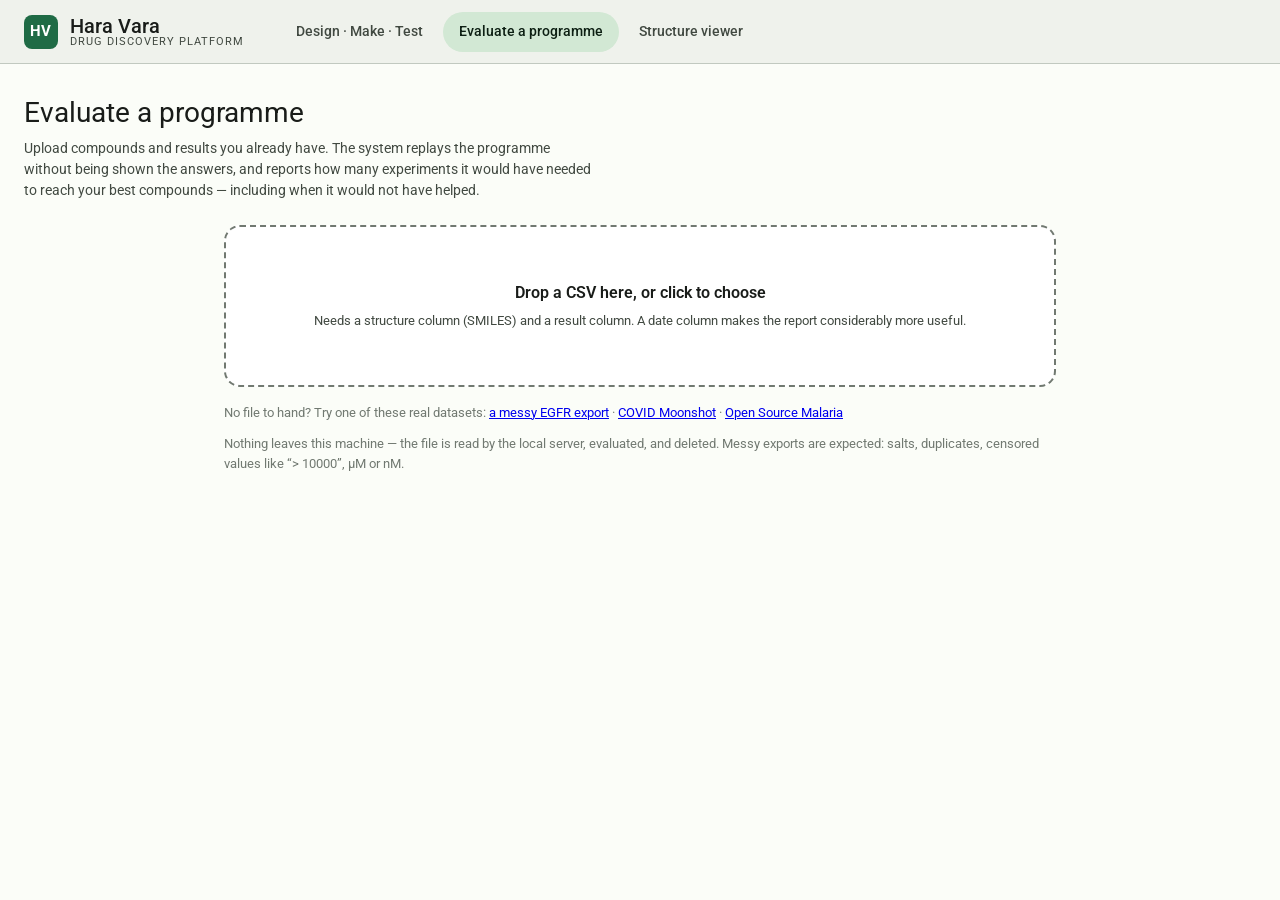
<file: ui/upload.html>
<!DOCTYPE html>
<html lang="en">
<head>
<meta charset="utf-8">
<meta name="viewport" content="width=device-width, initial-scale=1">
<title>Hara Vara — Evaluate a programme</title>
<link rel="stylesheet" href="./style.css?v=1795569712">
<style>
  .wrap { max-width: 880px; }
  .drop {
    border: 2px dashed var(--md-outline); border-radius: var(--md-shape-l); padding: 54px 28px;
    text-align: center; cursor: pointer; transition: border-color .15s, background .15s;
    background: var(--panel);
  }
  .drop:hover, .drop.over { border-color: var(--design); background: var(--panel2); }
  .drop h3 { margin: 0 0 6px; font-size: 16px; font-weight: 600; }
  .drop p { margin: 0; color: var(--dim); font-size: 13px; }
  .drop input { display: none; }
  .step { display: none; }
  .step.on { display: block; }
  .map { display: grid; grid-template-columns: 150px 1fr; gap: 10px 16px; align-items: center; margin: 16px 0; }
  .map label { color: var(--dim); font-size: 13px; }
  .map select, .map input { width: 100%; }
  .peek { overflow: auto; max-height: 190px; margin: 14px 0; }
  .peek table { font-size: 12px; }
  .peek td { max-width: 230px; overflow: hidden; text-overflow: ellipsis; }
  .bar { height: 4px; background: var(--panel2); border-radius: 2px; overflow: hidden; margin: 16px 0 10px; }
  .bar i { display: block; height: 100%; width: 35%; background: var(--design); border-radius: 2px;
           animation: slide 1.3s ease-in-out infinite; }
  @keyframes slide { 0% { margin-left: -35%; } 100% { margin-left: 100%; } }
  .stage { color: var(--dim); font-size: 13px; }
  .err { border-left: 4px solid var(--md-error); background: var(--md-error-container);
         color: var(--md-on-error-container); padding: 14px 18px;
         border-radius: 0 var(--md-shape-s) var(--md-shape-s) 0; margin: 16px 0; }
  .err code { display: block; margin-top: 8px; font-size: 11px; opacity: .8; white-space: pre-wrap; }
  iframe { width: 100%; height: 76vh; border: 1px solid var(--line); border-radius: 10px; background: #fff; }
  .row { display: flex; gap: 10px; align-items: center; flex-wrap: wrap; margin-top: 14px; }
  .hint { color: var(--faint); font-size: 12.5px; line-height: 1.55; }
</style>
</head>
<body>
<div class="appbar">
  <a class="brand" href="./index.html">
    <span class="brand-mark">HV</span>
    <span class="brand-text">
      <span class="brand-name">Hara Vara</span>
      <span class="brand-sub">Drug discovery platform</span>
    </span>
  </a>
  <nav>
    <a href="./index.html">Design · Make · Test</a>
    <a href="./upload.html" aria-current="page">Evaluate a programme</a>
    <a href="./viewer.html">Structure viewer</a>
  </nav>
  <span class="spacer"></span>
</div>

<header>
  <div>
    <h1>Evaluate a programme</h1>
    <p>Upload compounds and results you already have. The system replays the programme
       without being shown the answers, and reports how many experiments it would have
       needed to reach your best compounds — including when it would not have helped.</p>
  </div>
  
</header>

<main class="wrap">

  <section class="step on" id="step1">
    <div class="drop" id="drop">
      <input type="file" id="file" accept=".csv,text/csv">
      <h3>Drop a CSV here, or click to choose</h3>
      <p>Needs a structure column (SMILES) and a result column. A date column makes the
         report considerably more useful.</p>
    </div>
    <p class="hint" style="margin-top:16px">
      No file to hand? Try one of these real datasets:
      <a href="#" data-sample="acme_egfr_programme.csv">a messy EGFR export</a> ·
      <a href="#" data-sample="moonshot_programme.csv">COVID Moonshot</a> ·
      <a href="#" data-sample="osm_series.csv">Open Source Malaria</a>
    </p>
    <p class="hint" style="margin-top:10px">
      Nothing leaves this machine — the file is read by the local server, evaluated, and deleted.
      Messy exports are expected: salts, duplicates, censored values like “&gt; 10000”, µM or nM.
    </p>
  </section>

  <section class="step" id="step2">
    <div class="card">
      <h2><i class="dot d-design"></i>Confirm the columns</h2>
      <p class="hint" id="fileInfo"></p>
      <div class="map">
        <label for="cSmiles">Structure (SMILES)</label><select id="cSmiles"></select>
        <label for="cValue">Result / potency</label><select id="cValue"></select>
        <label for="cUnits">Units</label>
        <select id="cUnits">
          <option value="nM">nM (nanomolar)</option>
          <option value="uM">µM (micromolar)</option>
          <option value="log">already a p-scale (pIC50, pChEMBL)</option>
        </select>
        <label for="cId">Compound ID <span class="muted">(optional)</span></label><select id="cId"></select>
        <label for="cDate">Date <span class="muted">(optional)</span></label><select id="cDate"></select>
        <label for="cCustomer">Report heading</label>
        <input type="text" id="cCustomer" placeholder="e.g. Programme A, 2023–2025">
      </div>
      <div class="peek" id="peek"></div>
      <div class="row">
        <button id="run">Run the evaluation</button>
        <button id="back" class="ghost">Choose another file</button>
        <span class="hint" id="timeHint"></span>
      </div>
    </div>
  </section>

  <section class="step" id="step3">
    <div class="card">
      <h2><i class="dot d-make"></i>Working</h2>
      <div class="bar"><i></i></div>
      <p class="stage" id="stage">starting…</p>
      <p class="hint">Cleaning the file, training models on three different splits, then
         replaying the programme one batch at a time. Usually under a minute.</p>
    </div>
  </section>

  <section class="step" id="step4">
    <div class="row" style="margin-bottom:12px">
      <button id="again" class="ghost">Evaluate another file</button>
      <a id="openReport" class="btn ghost" target="_blank" rel="noopener">Open in a new tab</a>
      <span class="hint">Use your browser’s Print → Save as PDF to share it.</span>
    </div>
    <iframe id="report" title="Evaluation report"></iframe>
  </section>

  <div id="error"></div>
</main>

<script src="./upload.js?v=1795569712"></script>
</body>
</html>
</file>
<file: ui/style.css>
/* Hara Vara — Material Design 3 in plain CSS.
   Tokens, elevation, type scale and components follow M3; no framework, so the
   existing vanilla pages keep working. Class names are unchanged from the
   previous stylesheet on purpose: the page scripts generate markup using them. */

@import url('https://fonts.googleapis.com/css2?family=Roboto:wght@400;500;700&family=Roboto+Mono:wght@400;500&display=swap');

:root {
  /* colour roles — generated around a green seed, after the project name */
  --md-primary: #1F6B45;
  --md-on-primary: #FFFFFF;
  --md-primary-container: #A7F2C4;
  --md-on-primary-container: #00210F;
  --md-secondary: #4F6353;
  --md-secondary-container: #D2E8D4;
  --md-on-secondary-container: #0D1F13;
  --md-tertiary: #3A646F;
  --md-tertiary-container: #BEEAF7;
  --md-error: #BA1A1A;
  --md-error-container: #FFDAD6;
  --md-on-error-container: #410002;
  --md-warning: #825500;
  --md-warning-container: #FFDDB3;

  --md-surface: #FBFDF8;
  --md-surface-dim: #DBDFD8;
  --md-surface-container-lowest: #FFFFFF;
  --md-surface-container-low: #F5F7F1;
  --md-surface-container: #EFF2EC;
  --md-surface-container-high: #E9ECE6;
  --md-on-surface: #191C19;
  --md-on-surface-variant: #414941;
  --md-outline: #717971;
  --md-outline-variant: #C1C9C0;

  /* legacy aliases, so existing generated markup keeps its meaning */
  --bg: var(--md-surface);
  --panel: var(--md-surface-container-lowest);
  --panel2: var(--md-surface-container);
  --line: var(--md-outline-variant);
  --ink: var(--md-on-surface);
  --dim: var(--md-on-surface-variant);
  --faint: #717971;
  --design: var(--md-primary);
  --make: #8A5A00;
  --test: #1F6B45;
  --hot: var(--md-error);
  --mono: 'Roboto Mono', ui-monospace, SFMono-Regular, Menlo, monospace;

  /* elevation */
  --md-elev-1: 0 1px 2px rgba(0,0,0,.30), 0 1px 3px 1px rgba(0,0,0,.15);
  --md-elev-2: 0 1px 2px rgba(0,0,0,.30), 0 2px 6px 2px rgba(0,0,0,.15);
  --md-elev-3: 0 4px 8px 3px rgba(0,0,0,.15), 0 1px 3px rgba(0,0,0,.30);

  /* shape */
  --md-shape-s: 8px;
  --md-shape-m: 12px;
  --md-shape-l: 16px;
  --md-shape-xl: 28px;
  --md-shape-full: 999px;
}

* { box-sizing: border-box; }

body {
  margin: 0;
  background: var(--md-surface);
  color: var(--md-on-surface);
  font-family: Roboto, -apple-system, BlinkMacSystemFont, 'Segoe UI', sans-serif;
  font-size: 14px;
  line-height: 1.5;
  -webkit-font-smoothing: antialiased;
}

/* ----------------------------------------------------------- top app bar */

.appbar {
  position: sticky; top: 0; z-index: 20;
  display: flex; align-items: center; gap: 16px;
  height: 64px; padding: 0 24px;
  background: var(--md-surface-container);
  border-bottom: 1px solid var(--md-outline-variant);
}
.brand { display: flex; align-items: center; gap: 12px; text-decoration: none; color: inherit; }
.brand-mark {
  width: 34px; height: 34px; border-radius: var(--md-shape-s);
  background: var(--md-primary); color: var(--md-on-primary);
  display: grid; place-items: center;
  font-weight: 700; font-size: 15px; letter-spacing: .02em;
}
.brand-name { font-size: 20px; font-weight: 500; letter-spacing: 0; }
.brand-sub {
  font-size: 11px; color: var(--md-on-surface-variant);
  text-transform: uppercase; letter-spacing: .09em; margin-top: -3px;
}
.brand-text { display: flex; flex-direction: column; line-height: 1.2; }
.appbar nav { display: flex; gap: 4px; margin-left: 20px; }
.appbar nav a {
  display: flex; align-items: center; height: 40px; padding: 0 16px;
  border-radius: var(--md-shape-full);
  color: var(--md-on-surface-variant); text-decoration: none;
  font-size: 14px; font-weight: 500;
  transition: background .15s, color .15s;
}
.appbar nav a:hover { background: var(--md-surface-container-high); }
.appbar nav a[aria-current="page"] {
  background: var(--md-secondary-container); color: var(--md-on-secondary-container);
}
.appbar .spacer { flex: 1; }

.campaign-bar { display: flex; gap: 10px; align-items: center; flex-shrink: 0; }

/* page header beneath the bar */
header {
  padding: 28px 24px 8px; max-width: 1480px; margin: 0 auto;
  display: flex; justify-content: space-between; align-items: flex-start; gap: 24px;
}
h1 { margin: 0 0 4px; font-size: 28px; font-weight: 400; letter-spacing: 0; }
header p { margin: 0; color: var(--md-on-surface-variant); max-width: 72ch; font-size: 14px; }
main { padding: 16px 24px 72px; max-width: 1480px; margin: 0 auto; }

/* ------------------------------------------------------------- controls */

select, input, textarea {
  background: var(--md-surface-container-lowest);
  border: 1px solid var(--md-outline);
  color: var(--md-on-surface);
  border-radius: var(--md-shape-s);
  padding: 9px 12px; font: inherit; font-size: 14px;
  transition: border-color .15s, box-shadow .15s;
}
select:focus, input:focus, textarea:focus {
  outline: none; border-color: var(--md-primary);
  box-shadow: 0 0 0 1px var(--md-primary);
}
input[type=range] {
  padding: 0; border: 0; background: none; accent-color: var(--md-primary); width: 120px;
}
input[type=number] { width: 84px; }

button, .btn {
  display: inline-flex; align-items: center; justify-content: center; gap: 8px;
  height: 40px; padding: 0 24px;
  background: var(--md-primary); color: var(--md-on-primary);
  border: 0; border-radius: var(--md-shape-full);
  font: 500 14px Roboto, sans-serif; letter-spacing: .01em;
  cursor: pointer; text-decoration: none;
  transition: box-shadow .15s, background .15s, opacity .15s;
}
button:hover, .btn:hover { box-shadow: var(--md-elev-1); }
button:active, .btn:active { box-shadow: none; }
button.ghost, .btn.ghost {
  background: transparent; color: var(--md-primary);
  border: 1px solid var(--md-outline);
}
button.ghost:hover, .btn.ghost:hover { background: var(--md-surface-container); box-shadow: none; }
button:disabled, .btn.disabled { opacity: .38; pointer-events: none; box-shadow: none; }

.controls {
  display: flex; flex-wrap: wrap; gap: 20px; align-items: flex-end;
  background: var(--md-surface-container-lowest);
  border: 1px solid var(--md-outline-variant);
  border-radius: var(--md-shape-m);
  padding: 16px 20px; margin-bottom: 20px;
}
.ctl { display: flex; flex-direction: column; gap: 6px; }
.ctl label {
  font-size: 11px; font-weight: 500; letter-spacing: .08em;
  text-transform: uppercase; color: var(--md-on-surface-variant);
}
.ctl label b { font: 500 12px var(--mono); color: var(--md-primary); }
.spacer { flex: 1; }

/* ---------------------------------------------------------------- cards */

.card {
  background: var(--md-surface-container-lowest);
  border: 1px solid var(--md-outline-variant);
  border-radius: var(--md-shape-m);
  padding: 20px 22px;
}
.card h2 {
  margin: 0 0 16px; font-size: 11px; font-weight: 500;
  text-transform: uppercase; letter-spacing: .09em;
  color: var(--md-on-surface-variant);
  display: flex; align-items: center; gap: 8px;
}
.dot { width: 8px; height: 8px; border-radius: 50%; }
.d-design { background: var(--md-primary); }
.d-make { background: var(--md-warning); }
.d-test { background: var(--md-tertiary); }

.stages { display: grid; grid-template-columns: repeat(3, 1fr); gap: 20px; margin-bottom: 20px; }
.charts { display: grid; grid-template-columns: 1fr 1fr; gap: 20px; margin-bottom: 20px; }

.big { font: 400 32px/1.15 Roboto, sans-serif; margin: 2px 0 14px; letter-spacing: -.5px; }
.big small {
  display: block; margin-top: 6px; font-size: 13px; line-height: 1.45;
  color: var(--md-on-surface-variant); letter-spacing: 0;
}

.kv {
  display: flex; justify-content: space-between; gap: 16px;
  padding: 9px 0; border-bottom: 1px solid var(--md-outline-variant);
}
.kv:last-child { border: 0; }
.kv span:first-child { color: var(--md-on-surface-variant); font-size: 13px; }
.kv span:last-child { font: 500 13px var(--mono); }
.objlist .kv span:last-child { display: flex; align-items: center; gap: 10px; }

.bar {
  display: inline-block; vertical-align: middle; position: relative;
  height: 8px; width: 88px; border-radius: var(--md-shape-full);
  background: var(--md-surface-container-high); overflow: hidden;
}
.bar i { position: absolute; inset: 0 auto 0 0; border-radius: var(--md-shape-full); }

/* --------------------------------------------------------------- charts */

.chart-title {
  font-size: 13px; font-weight: 500; color: var(--md-on-surface-variant); margin-bottom: 10px;
}
svg { display: block; width: 100%; height: auto; overflow: visible; }
.ax { stroke: var(--md-outline-variant); }
.axlbl { fill: var(--md-on-surface-variant); font: 10px var(--mono); }

/* --------------------------------------------------------------- tables */

table { width: 100%; border-collapse: collapse; font-size: 13px; }
th, td {
  text-align: left; padding: 10px 12px;
  border-bottom: 1px solid var(--md-outline-variant); white-space: nowrap;
}
th {
  font-size: 11px; font-weight: 500; text-transform: uppercase; letter-spacing: .08em;
  color: var(--md-on-surface-variant); background: var(--md-surface-container-low);
  position: sticky; top: 0; z-index: 1;
}
tbody tr:hover td { background: var(--md-surface-container-low); }
td.n, th.n { text-align: right; font-variant-numeric: tabular-nums; font-family: var(--mono); }
tr.hit td { background: var(--md-primary-container); color: var(--md-on-primary-container); }
tr.hit:hover td { background: var(--md-primary-container); }
.smiles { font: 11px var(--mono); color: var(--md-on-surface-variant); max-width: 300px; overflow: hidden; text-overflow: ellipsis; }
.route { font: 11px var(--mono); color: var(--md-on-surface-variant); }

.pill {
  display: inline-block; font: 500 11px Roboto, sans-serif;
  padding: 3px 10px; border-radius: var(--md-shape-full);
  background: var(--md-secondary-container); color: var(--md-on-secondary-container);
  margin-left: 8px;
}

/* tabs — M3 secondary tabs */
.tabs {
  display: flex; gap: 0; margin-bottom: 14px; flex-wrap: wrap;
  border-bottom: 1px solid var(--md-outline-variant);
}
.tabs button {
  height: 44px; padding: 0 18px; border-radius: 0;
  background: transparent; color: var(--md-on-surface-variant);
  border-bottom: 2px solid transparent; font-weight: 500;
}
.tabs button:hover { background: var(--md-surface-container-low); box-shadow: none; }
.tabs button[aria-selected=true] {
  color: var(--md-primary); border-bottom-color: var(--md-primary);
}

.scroll { max-height: 460px; overflow: auto; border-radius: var(--md-shape-s); }
.note, .muted, .hint { color: var(--md-on-surface-variant); font-size: 13px; }
.group { margin: 0 0 22px; }
.group h4 { margin: 0 0 4px; font-size: 14px; font-weight: 500; }

/* -------------------------------------------------------------- dialogs */

dialog {
  background: var(--md-surface-container-high); color: var(--md-on-surface);
  border: 0; border-radius: var(--md-shape-xl);
  padding: 24px; min-width: 360px; box-shadow: var(--md-elev-3);
}
dialog::backdrop { background: rgba(0,0,0,.4); }
dialog h3 { margin: 0 0 18px; font-size: 20px; font-weight: 400; }
dialog label {
  display: flex; justify-content: space-between; align-items: center;
  gap: 16px; margin-bottom: 14px; font-size: 14px;
}
dialog menu { display: flex; justify-content: flex-end; gap: 8px; padding: 0; margin: 22px 0 0; }

.toast {
  position: fixed; bottom: 24px; left: 50%; transform: translateX(-50%);
  background: #2F312E; color: #F1F1EC;
  border-radius: var(--md-shape-s); padding: 14px 18px;
  font-size: 14px; z-index: 50; box-shadow: var(--md-elev-3);
}
.toast.err { background: var(--md-error-container); color: var(--md-on-error-container); }

@media (max-width: 1100px) {
  .stages, .charts { grid-template-columns: 1fr; }
  .appbar nav a { padding: 0 12px; }
  header { flex-direction: column; }
}
</file>
